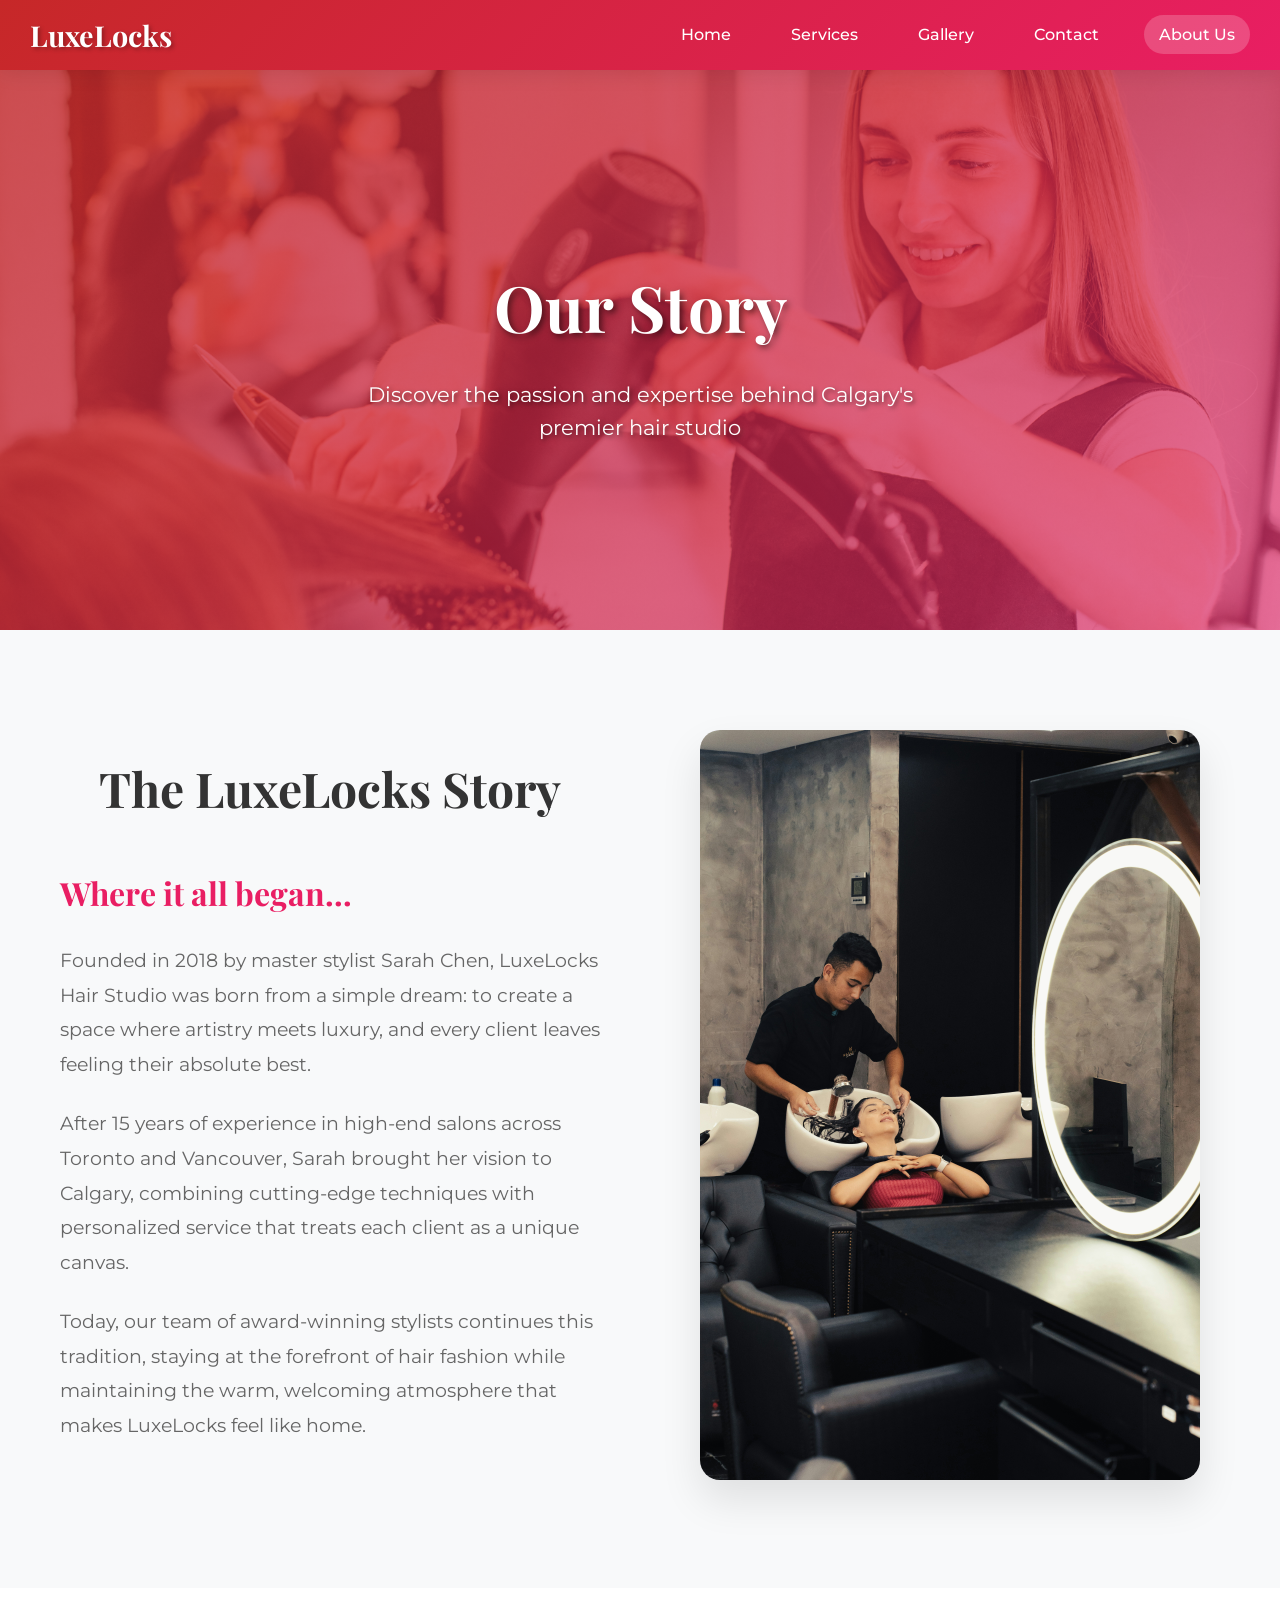
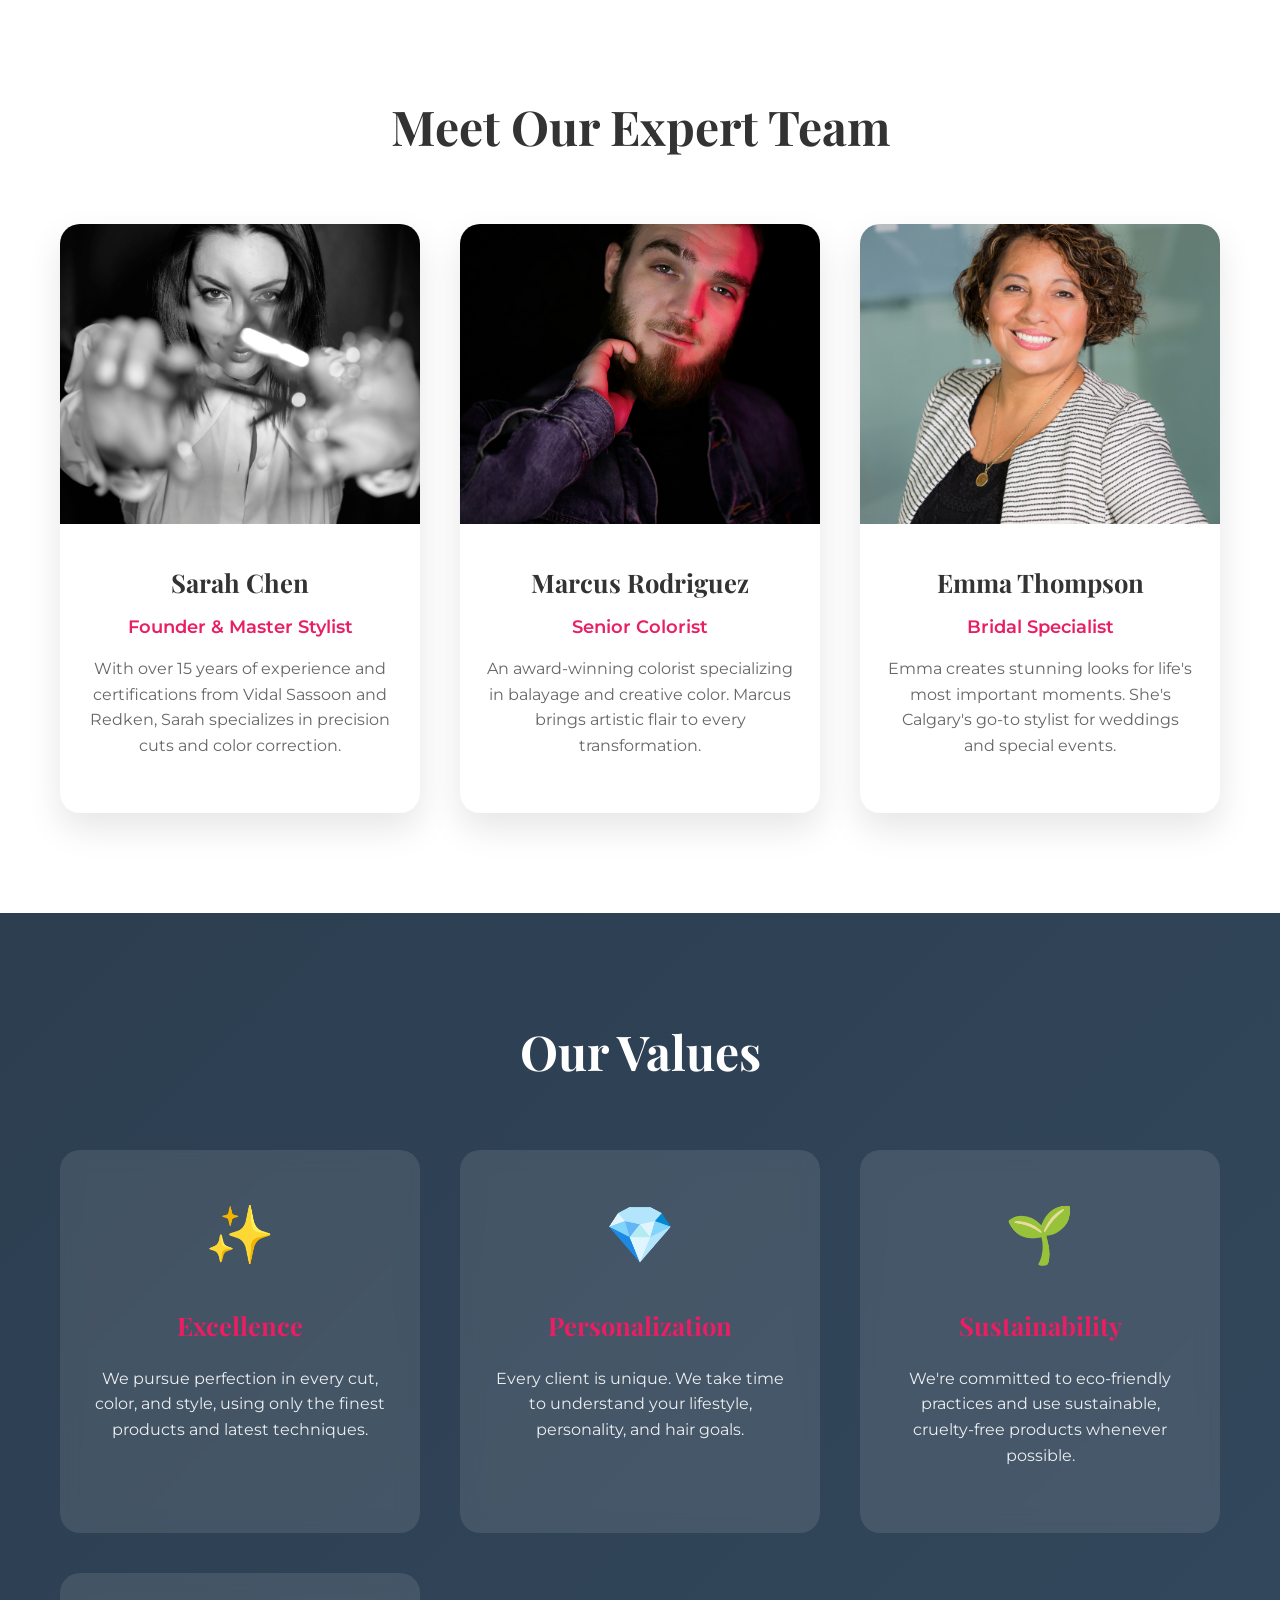
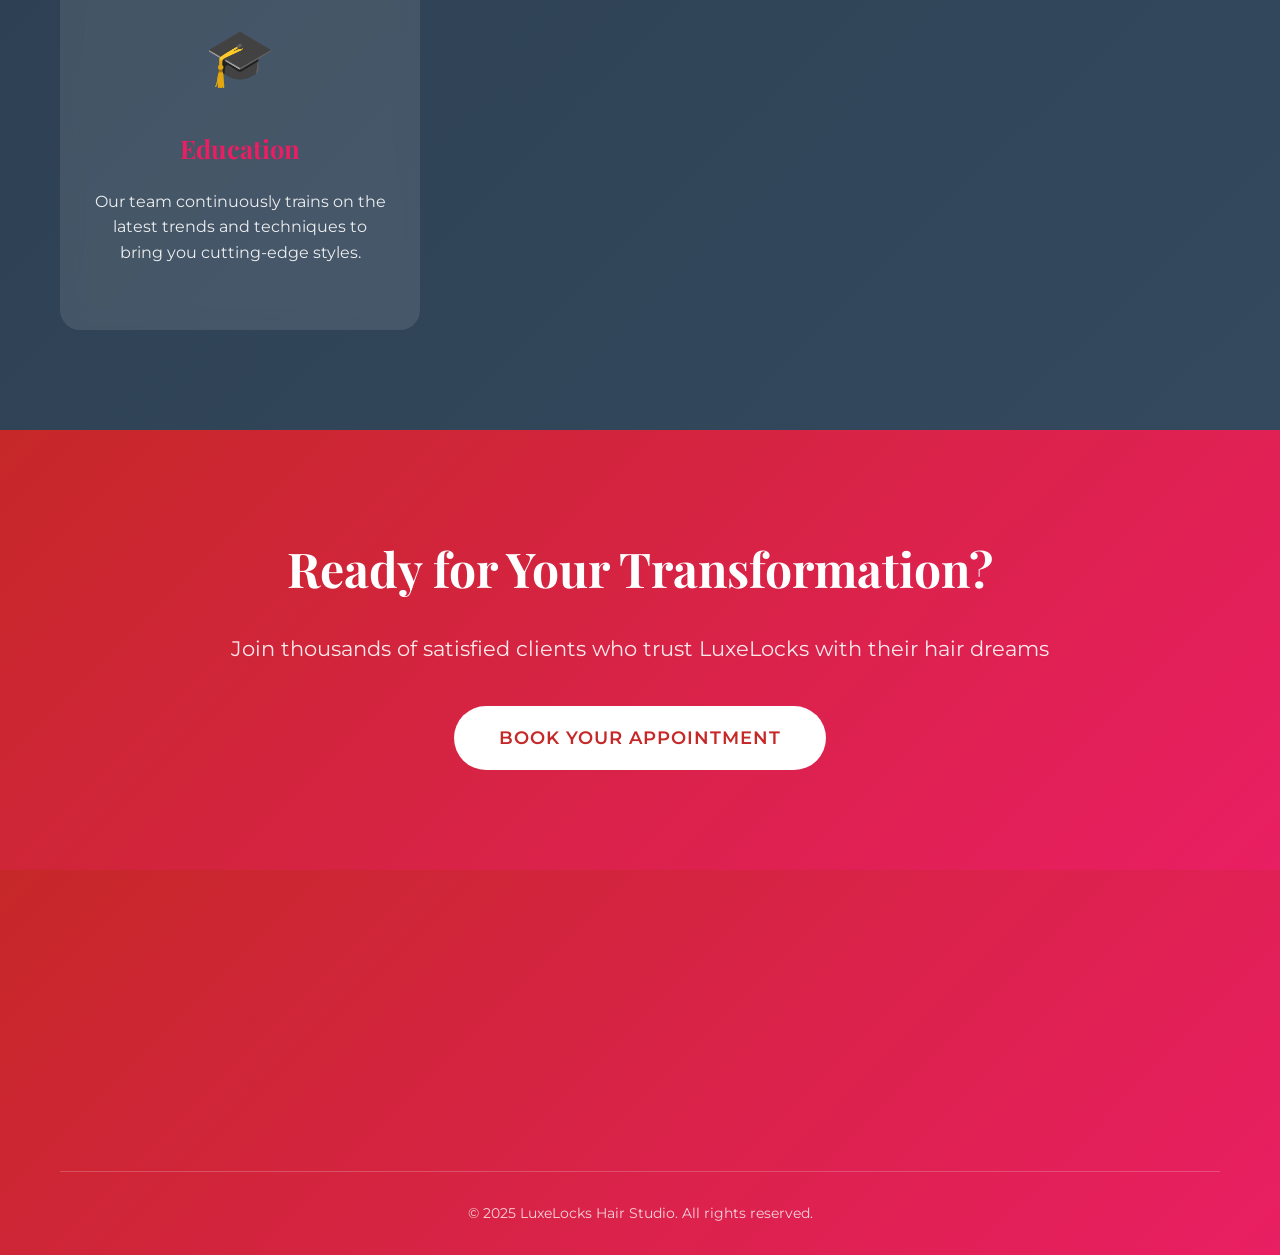
<file: about.html>
<!DOCTYPE html>
<html lang="en">

<head>
    <meta charset="UTF-8" />
    <meta name="viewport" content="width=device-width, initial-scale=1" />
    <title>About Us - LuxeLocks Hair Studio</title>
    <link
        href="https://fonts.googleapis.com/css2?family=Playfair+Display:wght@400;700&family=Montserrat:wght@300;400;500;600&display=swap"
        rel="stylesheet" />
    <link rel="stylesheet" href="styles.css" />
    <style>
        /* Additional styles specific to About page */
        .about-hero {
            background: linear-gradient(135deg, rgba(198, 40, 40, 0.8), rgba(233, 30, 99, 0.6)),
                url('images/home.jpg') center/cover;
            min-height: 70vh;
            display: flex;
            align-items: center;
            justify-content: center;
            text-align: center;
            color: white;
            padding-top: 70px;
        }

        .about-hero-content h1 {
            font-family: 'Playfair Display', serif;
            font-size: clamp(2.5rem, 5vw, 4rem);
            margin-bottom: 20px;
            text-shadow: 3px 3px 6px rgba(0, 0, 0, 0.5);
        }

        .about-hero-content p {
            font-size: clamp(1.1rem, 2.5vw, 1.3rem);
            max-width: 600px;
            margin: 0 auto;
            text-shadow: 2px 2px 4px rgba(0, 0, 0, 0.5);
        }

        .content-section {
            padding: 100px 0;
        }

        .content-section h2 {
            font-family: 'Playfair Display', serif;
            font-size: 3rem;
            margin-bottom: 40px;
            color: #333;
            text-align: center;
        }

        .content-section p {
            font-size: 1.2rem;
            line-height: 1.8;
            color: #666;
            margin-bottom: 25px;
        }

        .story-section {
            background: #f8f9fa;
        }

        .story-content {
            display: grid;
            grid-template-columns: 1fr 1fr;
            gap: 80px;
            align-items: center;
            max-width: 1200px;
            margin: 0 auto;
        }

        .story-text h3 {
            font-family: 'Playfair Display', serif;
            font-size: 2rem;
            color: #e91e63;
            margin-bottom: 25px;
        }

        .story-image {
            text-align: center;
        }

        .story-image img {
            width: 100%;
            max-width: 500px;
            border-radius: 20px;
            box-shadow: 0 20px 40px rgba(0, 0, 0, 0.1);
        }

        .team-section {
            background: white;
        }

        .team-grid {
            display: grid;
            grid-template-columns: repeat(auto-fit, minmax(300px, 1fr));
            gap: 40px;
            margin-top: 60px;
            max-width: 1200px;
            margin-left: auto;
            margin-right: auto;
        }

        .team-member {
            background: white;
            border-radius: 20px;
            box-shadow: 0 15px 35px rgba(0, 0, 0, 0.1);
            overflow: hidden;
            transition: transform 0.3s ease;
            text-align: center;
        }

        .team-member:hover {
            transform: translateY(-10px);
        }

        .team-member img {
            width: 100%;
            height: 300px;
            object-fit: cover;
        }

        .team-info {
            padding: 30px 25px;
        }

        .team-info h3 {
            font-family: 'Playfair Display', serif;
            font-size: 1.6rem;
            color: #333;
            margin-bottom: 10px;
        }

        .team-info .role {
            color: #e91e63;
            font-weight: 600;
            margin-bottom: 15px;
            font-size: 1.1rem;
        }

        .team-info p {
            font-size: 1rem;
            color: #666;
            line-height: 1.6;
        }

        .values-section {
            background: linear-gradient(135deg, #2c3e50, #34495e);
            color: white;
        }

        .values-grid {
            display: grid;
            grid-template-columns: repeat(auto-fit, minmax(280px, 1fr));
            gap: 40px;
            margin-top: 60px;
            max-width: 1200px;
            margin-left: auto;
            margin-right: auto;
        }

        .value-item {
            text-align: center;
            padding: 40px 30px;
            background: rgba(255, 255, 255, 0.1);
            border-radius: 20px;
            transition: transform 0.3s ease;
            backdrop-filter: blur(10px);
        }

        .value-item:hover {
            transform: translateY(-5px);
        }

        .value-icon {
            font-size: 3.5rem;
            margin-bottom: 25px;
            color: #e91e63;
        }

        .value-item h3 {
            font-family: 'Playfair Display', serif;
            font-size: 1.6rem;
            margin-bottom: 20px;
            color: #e91e63;
        }

        .value-item p {
            color: rgba(255, 255, 255, 0.9);
            line-height: 1.6;
            font-size: 1rem;
        }

        .cta-section {
            background: linear-gradient(135deg, #c62828, #e91e63);
            color: white;
            text-align: center;
            padding: 100px 0;
        }

        .cta-section h2 {
            font-family: 'Playfair Display', serif;
            font-size: 3rem;
            margin-bottom: 25px;
            color: white;
        }

        .cta-section p {
            font-size: 1.3rem;
            margin-bottom: 40px;
            color: rgba(255, 255, 255, 0.9);
        }

        .cta-button {
            display: inline-block;
            padding: 18px 45px;
            background: white;
            color: #c62828;
            border-radius: 50px;
            text-decoration: none;
            font-weight: 600;
            transition: all 0.3s ease;
            text-transform: uppercase;
            letter-spacing: 1px;
            font-size: 1.1rem;
        }

        .cta-button:hover {
            transform: translateY(-3px);
            box-shadow: 0 15px 40px rgba(0, 0, 0, 0.2);
        }

        /* Mobile Responsiveness */
        @media (max-width: 768px) {
            .story-content {
                grid-template-columns: 1fr;
                gap: 40px;
            }

            .content-section {
                padding: 80px 20px;
            }

            .about-hero-content h1 {
                font-size: 2.5rem;
            }

            .content-section h2 {
                font-size: 2.5rem;
            }

            .story-text h3 {
                font-size: 1.6rem;
            }

            .cta-section {
                padding: 80px 20px;
            }
        }

        @media (max-width: 480px) {
            .content-section {
                padding: 60px 15px;
            }

            .values-grid {
                grid-template-columns: 1fr;
                gap: 30px;
            }

            .team-grid {
                grid-template-columns: 1fr;
                gap: 30px;
            }
        }
    </style>
</head>

<body>
    <!-- Navigation -->
    <nav class="navbar" id="navbar">
        <div class="logo">LuxeLocks</div>
        <button class="menu-toggle" id="menuToggle" aria-label="Toggle navigation menu">&#9776;</button>
        <ul class="nav-links" id="navLinks">
            <li><a href="index.html">Home</a></li>
            <li><a href="index.html#services">Services</a></li>
            <li><a href="index.html#gallery">Gallery</a></li>
            <li><a href="index.html#contact">Contact</a></li>
            <li><a href="about.html" style="background: rgba(255, 255, 255, 0.2); border-radius: 20px;">About Us</a>
            </li>
        </ul>
    </nav>

    <!-- Hero Section -->
    <section class="about-hero">
        <div class="about-hero-content">
            <h1>Our Story</h1>
            <p>Discover the passion and expertise behind Calgary's premier hair studio</p>
        </div>
    </section>

    <!-- Our Story Section -->
    <section class="content-section story-section">
        <div class="container">
            <div class="story-content">
                <div class="story-text">
                    <h2>The LuxeLocks Story</h2>
                    <h3>Where it all began...</h3>
                    <p>Founded in 2018 by master stylist Sarah Chen, LuxeLocks Hair Studio was born from a simple dream:
                        to
                        create a space where artistry meets luxury, and every client leaves feeling their absolute best.
                    </p>
                    <p>After 15 years of experience in high-end salons across Toronto and Vancouver, Sarah brought her
                        vision to Calgary, combining cutting-edge techniques with personalized service that treats each
                        client as a unique canvas.</p>
                    <p>Today, our team of award-winning stylists continues this tradition, staying at the forefront of
                        hair
                        fashion while maintaining the warm, welcoming atmosphere that makes LuxeLocks feel like home.
                    </p>
                </div>
                <div class="story-image">
                    <img src="images/about2.jpg" alt="Salon Interior" />
                </div>
            </div>
        </div>
    </section>

    <!-- Meet Our Team Section -->
    <section class="content-section team-section">
        <div class="container">
            <h2>Meet Our Expert Team</h2>
            <div class="team-grid">
                <div class="team-member">
                    <img src="images/about3.jpg" alt="Sarah Chen" />
                    <div class="team-info">
                        <h3>Sarah Chen</h3>
                        <div class="role">Founder & Master Stylist</div>
                        <p>With over 15 years of experience and certifications from Vidal Sassoon and Redken, Sarah
                            specializes in precision cuts and color correction.</p>
                    </div>
                </div>
                <div class="team-member">
                    <img src="images/about4.jpg" alt="Marcus Rodriguez" />
                    <div class="team-info">
                        <h3>Marcus Rodriguez</h3>
                        <div class="role">Senior Colorist</div>
                        <p>An award-winning colorist specializing in balayage and creative color. Marcus brings artistic
                            flair to every transformation.</p>
                    </div>
                </div>
                <div class="team-member">
                    <img src="images/about5.jpg" alt="Emma Thompson" />
                    <div class="team-info">
                        <h3>Emma Thompson</h3>
                        <div class="role">Bridal Specialist</div>
                        <p>Emma creates stunning looks for life's most important moments. She's Calgary's go-to stylist
                            for
                            weddings and special events.</p>
                    </div>
                </div>
            </div>
        </div>
    </section>

    <!-- Values Section -->
    <section class="content-section values-section">
        <div class="container">
            <h2 style="color: white;">Our Values</h2>
            <div class="values-grid">
                <div class="value-item">
                    <div class="value-icon">✨</div>
                    <h3>Excellence</h3>
                    <p>We pursue perfection in every cut, color, and style, using only the finest products and latest
                        techniques.</p>
                </div>
                <div class="value-item">
                    <div class="value-icon">💎</div>
                    <h3>Personalization</h3>
                    <p>Every client is unique. We take time to understand your lifestyle, personality, and hair goals.
                    </p>
                </div>
                <div class="value-item">
                    <div class="value-icon">🌱</div>
                    <h3>Sustainability</h3>
                    <p>We're committed to eco-friendly practices and use sustainable, cruelty-free products whenever
                        possible.</p>
                </div>
                <div class="value-item">
                    <div class="value-icon">🎓</div>
                    <h3>Education</h3>
                    <p>Our team continuously trains on the latest trends and techniques to bring you cutting-edge
                        styles.
                    </p>
                </div>
            </div>
        </div>
    </section>

    <!-- Call to Action -->
    <section class="cta-section">
        <div class="container">
            <h2>Ready for Your Transformation?</h2>
            <p>Join thousands of satisfied clients who trust LuxeLocks with their hair dreams</p>
            <a href="index.html#contact" class="cta-button">Book Your Appointment</a>
        </div>
    </section>

    <!-- Footer -->
    <footer>
        <div class="container">
            <div class="footer-content">
                <div class="footer-section">
                    <h3>Contact Info</h3>
                    <p>📍 123 Style Avenue<br>Calgary, AB T2P 1J9</p>
                    <p>📞 (403) 123-4567</p>
                    <p>✉️ hello@luxelockscalgary.com</p>
                </div>
                <div class="footer-section">
                    <h3>Hours</h3>
                    <p>Monday - Thursday: 9:00 AM - 8:00 PM</p>
                    <p>Friday - Saturday: 9:00 AM - 6:00 PM</p>
                    <p>Sunday: 11:00 AM - 5:00 PM</p>
                </div>
                <div class="footer-section">
                    <h3>Follow Us</h3>
                    <p>Stay updated with our latest styles and promotions</p>
                    <div class="social">
                        <a href="#" aria-label="Instagram">Instagram</a>
                        <a href="#" aria-label="Facebook">Facebook</a>
                        <a href="#" aria-label="TikTok">TikTok</a>
                    </div>
                </div>
            </div>

            <div class="footer-bottom">
                <p>© 2025 LuxeLocks Hair Studio. All rights reserved.</p>
            </div>
        </div>
    </footer>

    <script src="script.js"></script>
</body>

</html>
</file>
<file: styles.css>
/* Reset and Base Styles */
* {
    margin: 0;
    padding: 0;
    box-sizing: border-box;
}

body,
html {
    height: 100%;
    scroll-behavior: smooth;
    font-family: 'Montserrat', Arial, sans-serif;
    line-height: 1.6;
    color: #333;
}

.container {
    max-width: 1200px;
    margin: 0 auto;
    padding: 0 20px;
}

/* Navigation */
.navbar {
    position: fixed;
    top: 0;
    width: 100%;
    height: 70px;
    background: linear-gradient(135deg, #c62828, #e91e63);
    display: flex;
    justify-content: space-between;
    align-items: center;
    padding: 0 30px;
    z-index: 1000;
    box-shadow: 0 2px 20px rgba(0, 0, 0, 0.1);
    transition: all 0.3s ease;
}

.navbar.scrolled {
    background: rgba(198, 40, 40, 0.95);
    backdrop-filter: blur(10px);
}

.logo {
    font-size: 1.8rem;
    color: white;
    font-weight: 700;
    font-family: 'Playfair Display', serif;
    text-shadow: 2px 2px 4px rgba(0, 0, 0, 0.3);
}

.nav-links {
    list-style: none;
    display: flex;
    gap: 30px;
    align-items: center;
}

.nav-links li a {
    color: white;
    text-decoration: none;
    font-weight: 500;
    padding: 10px 15px;
    border-radius: 25px;
    transition: all 0.3s ease;
    position: relative;
}

.nav-links li a:hover {
    background: rgba(255, 255, 255, 0.2);
    transform: translateY(-2px);
}

.menu-toggle {
    display: none;
    font-size: 1.8rem;
    background: none;
    color: white;
    border: none;
    cursor: pointer;
    padding: 5px;
}

/* Hero Section */
.hero {
    position: relative;
    min-height: 100vh;
    padding-top: 70px;
    text-align: center;
    color: white;
    display: flex;
    flex-direction: column;
    justify-content: center;
    overflow: hidden;
}

.hero-video {
    position: absolute;
    top: 0;
    left: 0;
    width: 100%;
    height: 100%;
    object-fit: cover;
    z-index: -2;
}

.hero::before {
    content: "";
    position: absolute;
    top: 0;
    left: 0;
    width: 100%;
    height: 100%;
    background: linear-gradient(45deg, rgba(198, 40, 40, 0.7), rgba(233, 30, 99, 0.5));
    z-index: -1;
}

.hero-content {
    position: relative;
    z-index: 1;
    animation: fadeInUp 1s ease-out;
}

.hero-content h1 {
    font-family: 'Playfair Display', serif;
    font-size: clamp(2.5rem, 6vw, 4.5rem);
    color: white;
    margin-bottom: 20px;
    text-shadow: 3px 3px 6px rgba(0, 0, 0, 0.5);
    font-weight: 700;
}

.hero-content p {
    font-size: clamp(1.1rem, 2.5vw, 1.4rem);
    margin-bottom: 30px;
    color: rgba(255, 255, 255, 0.9);
    max-width: 600px;
    margin-left: auto;
    margin-right: auto;
}

.cta {
    display: inline-block;
    margin-top: 20px;
    margin-bottom: 40px;
    padding: 18px 45px;
    background: linear-gradient(135deg, #c62828, #e91e63);
    color: white;
    border-radius: 50px;
    text-decoration: none;
    font-weight: 600;
    transition: all 0.3s ease;
    box-shadow: 0 10px 30px rgba(198, 40, 40, 0.3);
    text-transform: uppercase;
    letter-spacing: 1px;
    font-size: 1.1rem;
}

.cta:hover {
    transform: translateY(-3px);
    box-shadow: 0 15px 40px rgba(198, 40, 40, 0.4);
}

/* Weather Section */
.weather-section {
    background: linear-gradient(135deg, #c62828 0%, #764ba2 100%);
    padding: 60px 0;
    color: white;
}

.weather-section h2 {
    text-align: center;
    font-family: 'Playfair Display', serif;
    font-size: 2.5rem;
    margin-bottom: 40px;
    color: white;
}

#app {
    background: rgba(255, 255, 255, 0.1);
    backdrop-filter: blur(10px);
    border-radius: 20px;
    padding: 30px;
    max-width: 600px;
    margin: 0 auto;
    box-shadow: 0 10px 30px rgba(0, 0, 0, 0.2);
}

.weather-input {
    display: flex;
    gap: 15px;
    margin-bottom: 25px;
}

#cityInput {
    flex: 1;
    padding: 15px;
    border: none;
    border-radius: 10px;
    font-size: 16px;
    background: rgba(255, 255, 255, 0.9);
    color: #333;
}

#getWeatherBtn {
    padding: 15px 25px;
    border: none;
    background: linear-gradient(135deg, #c62828, #e91e63);
    color: white;
    font-size: 16px;
    border-radius: 10px;
    cursor: pointer;
    transition: all 0.3s ease;
    font-weight: 600;
}

#getWeatherBtn:hover {
    transform: translateY(-2px);
    box-shadow: 0 5px 15px rgba(0, 0, 0, 0.2);
}

.weather-info {
    display: grid;
    grid-template-columns: 1fr 1fr;
    gap: 15px;
}

.weather-info div {
    padding: 15px;
    background: rgba(255, 255, 255, 0.15);
    border-radius: 10px;
    text-align: center;
    font-size: 16px;
    font-weight: 500;
    transition: transform 0.3s ease;
}

.weather-info div:hover {
    transform: translateY(-2px);
}

#cityName {
    grid-column: 1 / -1;
    font-size: 20px;
    font-weight: 600;
    background: rgba(255, 255, 255, 0.2) !important;
}

#weatherTemp {
    font-size: 24px;
    font-weight: 700;
    color: #fff;
}

/* About Section */
.about {
    background: linear-gradient(135deg, #2c3e50, #34495e);
    text-align: center;
    padding: 100px 0;
    color: white;
}

.about h2 {
    font-family: 'Playfair Display', serif;
    font-size: 3rem;
    margin-bottom: 30px;
    color: #e91e63;
}

.about p {
    max-width: 800px;
    margin: 0 auto;
    font-size: 1.2rem;
    line-height: 1.8;
}

/* Services Section */
.services {
    padding: 100px 0;
    background: #f8f9fa;
}

.services h2 {
    font-family: 'Playfair Display', serif;
    font-size: 3rem;
    margin-bottom: 60px;
    text-align: center;
    color: #333;
}

.card-container {
    display: grid;
    grid-template-columns: repeat(auto-fit, minmax(350px, 1fr));
    gap: 40px;
    max-width: 1200px;
    margin: 0 auto;
}

.card {
    background: white;
    border-radius: 20px;
    box-shadow: 0 15px 35px rgba(0, 0, 0, 0.1);
    overflow: hidden;
    transition: all 0.4s ease;
    cursor: pointer;
    position: relative;
    height: 500px;
    display: flex;
    flex-direction: column;
}

.card:hover {
    transform: translateY(-10px);
    box-shadow: 0 25px 50px rgba(0, 0, 0, 0.15);
}

.card-image {
    height: 250px;
    overflow: hidden;
}

.card-img {
    width: 100%;
    height: 100%;
    object-fit: cover;
    transition: transform 0.4s ease;
}

.card:hover .card-img {
    transform: scale(1.1);
}

.card-content {
    padding: 25px;
    height: 250px;
    display: flex;
    flex-direction: column;
    justify-content: space-between;
    flex-grow: 1;
}

.card h3 {
    font-family: 'Playfair Display', serif;
    font-size: 1.6rem;
    color: #333;
    margin-bottom: 10px;
}

.card p {
    font-size: 1rem;
    color: #666;
    line-height: 1.6;
    margin-bottom: 15px;
}

.card .price {
    background: linear-gradient(135deg, #c62828, #aacbed);
    color: white;
    padding: 15px 20px;
    font-weight: 600;
    font-size: 1.2rem;
    border-radius: 0;
    text-align: center;
    margin-top: auto;
    flex-shrink: 0;
}

/* Card Overlay */
.card-overlay {
    position: absolute;
    top: 0;
    left: 0;
    right: 0;
    bottom: 0;
    background: linear-gradient(135deg, rgba(198, 40, 40, 0.95), rgba(233, 30, 99, 0.95));
    color: white;
    display: flex;
    flex-direction: column;
    justify-content: center;
    align-items: center;
    opacity: 0;
    transform: translateY(20px);
    transition: all 0.4s ease;
    border-radius: 20px;
    padding: 30px;
}

.card:hover .card-overlay {
    opacity: 1;
    transform: translateY(0);
}

.overlay-content {
    text-align: center;
    width: 100%;
}

.overlay-content h4 {
    font-size: 1.4rem;
    margin-bottom: 20px;
    font-family: 'Playfair Display', serif;
}

.overlay-content ul {
    list-style: none;
    font-size: 1rem;
    line-height: 1.8;
    padding-left: 0;
}

.overlay-content ul li {
    margin-bottom: 8px;
    padding-left: 20px;
    position: relative;
}

/* Gallery Section */
.gallery {
    padding: 100px 0;
    background: white;
}

.gallery h2 {
    font-family: 'Playfair Display', serif;
    font-size: 3rem;
    margin-bottom: 20px;
    text-align: center;
    color: #333;
}

.gallery-subtitle {
    text-align: center;
    font-size: 1.2rem;
    color: #666;
    margin-bottom: 60px;
}

.gallery-grid {
    display: grid;
    grid-template-columns: repeat(auto-fit, minmax(300px, 1fr));
    gap: 25px;
    max-width: 1200px;
    margin: 0 auto;
}

.gallery-item {
    position: relative;
    aspect-ratio: 1;
    overflow: hidden;
    border-radius: 15px;
    cursor: pointer;
    box-shadow: 0 10px 25px rgba(0, 0, 0, 0.1);
    transition: all 0.3s ease;
    background: #f0f0f0;
}

.gallery-item::before {
    content: '';
    position: absolute;
    top: 0;
    left: 0;
    right: 0;
    bottom: 0;
    background: linear-gradient(45deg, #f0f0f0 25%, transparent 25%),
        linear-gradient(-45deg, #f0f0f0 25%, transparent 25%),
        linear-gradient(45deg, transparent 75%, #f0f0f0 75%),
        linear-gradient(-45deg, transparent 75%, #f0f0f0 75%);
    background-size: 20px 20px;
    background-position: 0 0, 0 10px, 10px -10px, -10px 0px;
    opacity: 0.1;
    z-index: 1;
}

.gallery-item:hover {
    transform: translateY(-5px);
    box-shadow: 0 15px 35px rgba(0, 0, 0, 0.15);
}

.gallery-item img {
    width: 100%;
    height: 100%;
    object-fit: cover;
    transition: transform 0.4s ease;
    position: relative;
    z-index: 2;
    background: #f8f9fa;
}

.gallery-item:hover img {
    transform: scale(1.1);
}

.gallery-overlay {
    position: absolute;
    bottom: 0;
    left: 0;
    right: 0;
    background: linear-gradient(transparent, rgba(0, 0, 0, 0.8));
    color: white;
    padding: 30px 20px 20px;
    transform: translateY(100%);
    transition: transform 0.3s ease;
}

.gallery-item:hover .gallery-overlay {
    transform: translateY(0);
}

.gallery-overlay span {
    font-size: 1.1rem;
    font-weight: 600;
    text-align: center;
    display: block;
}

/* Quote Section */
.quote-section {
    background: linear-gradient(135deg, #c62828 0%, #764ba2 100%);
    padding: 80px 0;
    color: white;
    text-align: center;
}

.quote-section h2 {
    font-family: 'Playfair Display', serif;
    font-size: 2.5rem;
    margin-bottom: 40px;
    color: white;
}

.quote-container {
    max-width: 800px;
    margin: 0 auto;
}

.quote-text {
    font-size: 1.6rem;
    font-style: italic;
    margin-bottom: 25px;
    line-height: 1.6;
    font-family: 'Playfair Display', serif;
    min-height: 60px;
    display: flex;
    align-items: center;
    justify-content: center;
}

.quote-author {
    font-size: 1.2rem;
    margin-bottom: 30px;
    opacity: 0.9;
    font-weight: 500;
}

.new-quote-btn {
    background: rgba(255, 255, 255, 0.2);
    color: white;
    border: 2px solid white;
    padding: 15px 30px;
    border-radius: 30px;
    cursor: pointer;
    font-size: 1rem;
    font-weight: 600;
    transition: all 0.3s ease;
    text-transform: uppercase;
    letter-spacing: 1px;
}

.new-quote-btn:hover {
    background: white;
    color: #667eea;
    transform: translateY(-2px);
}

/* Video Section */
.video {
    background: linear-gradient(135deg, #2c3e50, #34495e);
    text-align: center;
    padding: 100px 0;
}

.video h2 {
    font-family: 'Playfair Display', serif;
    font-size: 2.5rem;
    margin-bottom: 50px;
    color: white;
}

.embedded-video {
    position: relative;
    max-width: 900px;
    margin: 0 auto;
    border-radius: 20px;
    overflow: hidden;
    box-shadow: 0 20px 40px rgba(0, 0, 0, 0.3);
}

.embedded-video iframe {
    width: 100%;
    height: 500px;
    border: none;
}

/* Contact Form */
.contact-form {
    background: linear-gradient(135deg, #2c3e50, #34495e);
    padding: 100px 0;
    color: white;
}

.contact-form h2 {
    font-family: 'Playfair Display', serif;
    font-size: 3rem;
    margin-bottom: 50px;
    text-align: center;
    color: #e91e63;
}

.form-container {
    max-width: 800px;
    margin: 0 auto;
}

.form-row {
    display: grid;
    grid-template-columns: 1fr 1fr;
    gap: 25px;
    margin-bottom: 25px;
}

.form-group {
    margin-bottom: 25px;
}

.form-group label {
    display: block;
    margin-bottom: 8px;
    font-weight: 600;
    color: white;
    font-size: 1rem;
}

.form-group input,
.form-group textarea,
.form-group select {
    width: 100%;
    padding: 15px;
    border: none;
    border-radius: 10px;
    background: rgba(255, 255, 255, 0.1);
    color: white;
    font-size: 1rem;
    transition: all 0.3s ease;
    border: 2px solid transparent;
}

.form-group input:focus,
.form-group textarea:focus,
.form-group select:focus {
    outline: none;
    background: rgba(255, 255, 255, 0.15);
    border-color: #e91e63;
    box-shadow: 0 0 20px rgba(233, 30, 99, 0.3);
}

.form-group input::placeholder,
.form-group textarea::placeholder {
    color: rgba(255, 255, 255, 0.7);
}

.form-group select {
    cursor: pointer;
}

.form-group select option {
    background: #2c3e50;
    color: white;
}

.submit-btn {
    background: linear-gradient(135deg, #c62828, #e91e63);
    color: white;
    padding: 18px 50px;
    border: none;
    border-radius: 50px;
    font-size: 1.2rem;
    font-weight: 600;
    cursor: pointer;
    transition: all 0.3s ease;
    text-transform: uppercase;
    letter-spacing: 1px;
    width: 100%;
    margin-top: 20px;
}

.submit-btn:hover {
    transform: translateY(-3px);
    box-shadow: 0 15px 40px rgba(198, 40, 40, 0.3);
}

.submit-btn:disabled {
    opacity: 0.7;
    cursor: not-allowed;
    transform: none;
}

/* Footer */
footer {
    background: linear-gradient(135deg, #c62828, #e91e63);
    color: white;
    padding: 60px 0 30px;
}

.footer-content {
    display: grid;
    grid-template-columns: repeat(auto-fit, minmax(250px, 1fr));
    gap: 40px;
    margin-bottom: 40px;
}

.footer-section h3 {
    font-family: 'Playfair Display', serif;
    font-size: 1.4rem;
    margin-bottom: 20px;
    color: white;
}

.footer-section p {
    color: rgba(255, 255, 255, 0.9);
    line-height: 1.8;
    margin-bottom: 10px;
}

.social {
    display: flex;
    gap: 15px;
    margin-top: 20px;
}

.social a {
    display: inline-block;
    padding: 10px 20px;
    background: rgba(255, 255, 255, 0.2);
    border-radius: 25px;
    color: white;
    text-decoration: none;
    transition: all 0.3s ease;
    font-weight: 500;
}

.social a:hover {
    background: rgba(255, 255, 255, 0.3);
    transform: translateY(-2px);
}

.footer-bottom {
    text-align: center;
    padding-top: 30px;
    border-top: 1px solid rgba(255, 255, 255, 0.2);
}

.footer-bottom p {
    color: rgba(255, 255, 255, 0.8);
    font-size: 0.9rem;
}

/* Modal */
.modal {
    display: none;
    position: fixed;
    z-index: 2000;
    left: 0;
    top: 0;
    width: 100%;
    height: 100%;
    background-color: rgba(0, 0, 0, 0.9);
    backdrop-filter: blur(5px);
}

.modal-content {
    position: relative;
    margin: 5% auto;
    max-width: 90%;
    max-height: 80%;
    text-align: center;
}

.modal-content img {
    max-width: 100%;
    max-height: 100%;
    border-radius: 15px;
    box-shadow: 0 20px 60px rgba(0, 0, 0, 0.5);
}

.close {
    position: absolute;
    top: -50px;
    right: 0;
    color: white;
    font-size: 40px;
    font-weight: bold;
    cursor: pointer;
    transition: color 0.3s ease;
    z-index: 2001;
}

.close:hover {
    color: #e91e63;
}

/* Loading Spinner */
.loading {
    display: inline-block;
    width: 30px;
    height: 30px;
    border: 3px solid rgba(255, 255, 255, 0.3);
    border-radius: 50%;
    border-top-color: #e91e63;
    animation: spin 1s ease-in-out infinite;
}

/* Animations */
@keyframes fadeInUp {
    from {
        opacity: 0;
        transform: translateY(50px);
    }

    to {
        opacity: 1;
        transform: translateY(0);
    }
}

@keyframes spin {
    to {
        transform: rotate(360deg);
    }
}

@keyframes slideIn {
    from {
        opacity: 0;
        transform: translateY(-20px);
    }

    to {
        opacity: 1;
        transform: translateY(0);
    }
}

/* Responsive Design */
@media (max-width: 968px) {
    .form-row {
        grid-template-columns: 1fr;
        gap: 0;
    }

    .card-container {
        grid-template-columns: repeat(auto-fit, minmax(300px, 1fr));
        gap: 30px;
    }

    .embedded-video iframe {
        height: 350px;
    }
}

@media (max-width: 768px) {
    .nav-links {
        flex-direction: column;
        background: linear-gradient(135deg, rgba(198, 40, 40, 0.95), rgba(233, 30, 99, 0.95));
        backdrop-filter: blur(10px);
        position: absolute;
        top: 70px;
        right: 0;
        width: 100%;
        display: none;
        padding: 20px 0;
        box-shadow: 0 10px 30px rgba(0, 0, 0, 0.2);
    }

    .nav-links.active {
        display: flex;
        animation: slideIn 0.3s ease-out;
    }

    .menu-toggle {
        display: block;
    }

    .hero-content h1 {
        font-size: 2.5rem;
    }

    .card-container {
        grid-template-columns: 1fr;
        gap: 30px;
    }

    .gallery-grid {
        grid-template-columns: repeat(auto-fit, minmax(250px, 1fr));
        gap: 20px;
    }

    .embedded-video iframe {
        height: 250px;
    }

    .footer-content {
        grid-template-columns: 1fr;
        gap: 30px;
        text-align: center;
    }

    .social {
        justify-content: center;
    }

    .weather-input {
        flex-direction: column;
        gap: 10px;
    }

    .weather-info {
        grid-template-columns: 1fr;
        gap: 10px;
    }

    .about,
    .services,
    .video,
    .contact-form {
        padding: 80px 0;
    }

    .services h2,
    .about h2,
    .video h2,
    .contact-form h2 {
        font-size: 2.5rem;
    }
}

@media (max-width: 480px) {
    .hero-content h1 {
        font-size: 2rem;
    }

    .hero-content p {
        font-size: 1rem;
    }

    .navbar {
        padding: 0 15px;
    }

    .quote-text {
        font-size: 1.3rem;
    }

    .about,
    .services,
    .video,
    .contact-form {
        padding: 60px 0;
    }

    .container {
        padding: 0 15px;
    }

    .card {
        height: auto;
    }

    .card-content {
        height: auto;
    }
}
</file>
